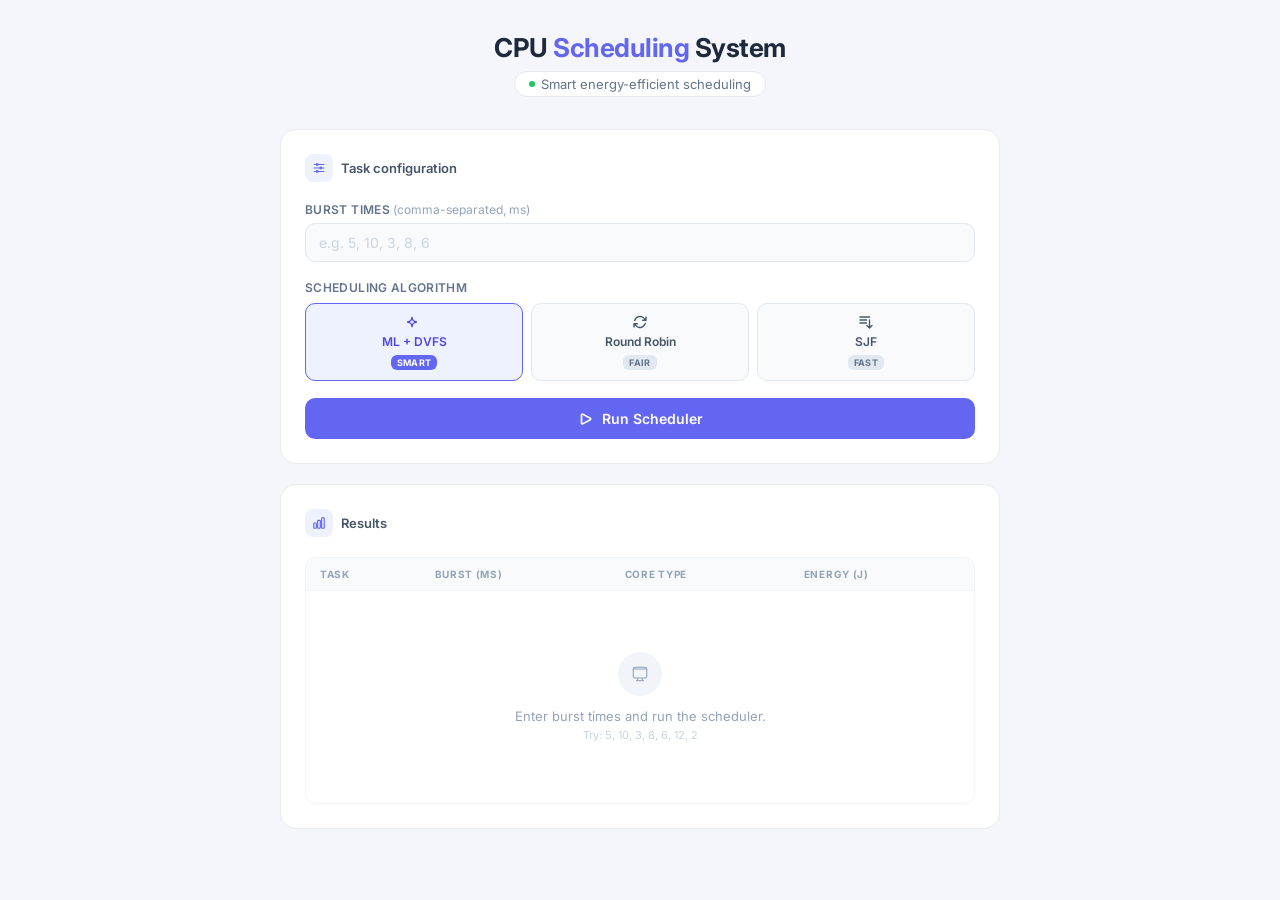
<file: project.html>
<!DOCTYPE html>
<html lang="en">
<head>
<meta charset="UTF-8">
<meta name="viewport" content="width=device-width, initial-scale=1.0">
<title>CPU Scheduling System</title>
<link href="https://fonts.googleapis.com/css2?family=Inter:wght@300;400;500;600;700&display=swap" rel="stylesheet">
<style>
  * { box-sizing: border-box; margin: 0; padding: 0; }

  body {
    font-family: 'Inter', sans-serif;
    background: #f4f6fb;
    min-height: 100vh;
    padding: 2rem 1rem;
    color: #1e293b;
  }

  .wrapper { max-width: 720px; margin: 0 auto; }

  /* ── Header ── */
  .header { text-align: center; margin-bottom: 2rem; }
  .header h1 {
    font-size: 26px; font-weight: 700;
    color: #1e293b; margin-bottom: 8px; letter-spacing: -0.5px;
  }
  .header h1 span { color: #6366f1; }
  .header-sub {
    display: inline-flex; align-items: center; gap: 6px;
    font-size: 13px; color: #64748b;
    background: #fff; border: 1px solid #e8eaf0;
    border-radius: 20px; padding: 4px 14px;
  }
  .dot { width: 6px; height: 6px; border-radius: 50%; background: #22c55e; display: inline-block; }

  /* ── Card ── */
  .card {
    background: #fff; border: 1px solid #e8eaf0;
    border-radius: 16px; padding: 1.5rem; margin-bottom: 1.25rem;
  }
  .card-header { display: flex; align-items: center; gap: 8px; margin-bottom: 1.25rem; }
  .card-icon {
    width: 28px; height: 28px; border-radius: 8px;
    background: #eef2ff; display: flex; align-items: center; justify-content: center;
  }
  .card-title { font-size: 13px; font-weight: 600; color: #475569; }

  /* ── Form ── */
  .field { margin-bottom: 1.1rem; }
  .field label {
    display: block; font-size: 12px; color: #64748b;
    margin-bottom: 6px; font-weight: 600;
    letter-spacing: 0.03em; text-transform: uppercase;
  }
  .field input {
    width: 100%; padding: 10px 13px; border-radius: 10px;
    border: 1px solid #e2e8f0; background: #f8fafc;
    color: #1e293b; font-size: 14px; font-family: 'Inter', sans-serif;
    transition: border-color 0.15s, box-shadow 0.15s;
  }
  .field input:focus {
    outline: none; border-color: #6366f1;
    box-shadow: 0 0 0 3px rgba(99,102,241,0.1); background: #fff;
  }
  .field input::placeholder { color: #cbd5e1; }
  .error-msg { font-size: 12px; color: #dc2626; margin-top: 5px; display: none; }

  /* ── Algorithm buttons ── */
  .algo-label {
    font-size: 12px; font-weight: 600; color: #64748b;
    letter-spacing: 0.03em; text-transform: uppercase; margin-bottom: 8px;
  }
  .algo-row { display: grid; grid-template-columns: repeat(3, 1fr); gap: 8px; }
  .algo-btn {
    padding: 10px 8px; border-radius: 10px;
    border: 1px solid #e2e8f0; background: #f8fafc;
    color: #475569; font-size: 12px; font-weight: 600;
    cursor: pointer; text-align: center; transition: all 0.15s;
    font-family: 'Inter', sans-serif; user-select: none;
    display: flex; flex-direction: column; align-items: center; gap: 4px;
  }
  .algo-btn:hover { border-color: #6366f1; color: #6366f1; background: #fafafe; }
  .algo-btn.active { border-color: #6366f1; background: #eef2ff; color: #4f46e5; }
  .algo-btn.active .algo-tag { background: #6366f1; color: #fff; }
  .algo-tag {
    font-size: 9px; font-weight: 700; padding: 2px 6px;
    border-radius: 6px; background: #e2e8f0; color: #64748b;
    letter-spacing: 0.04em; margin-top: 2px;
  }

  /* ── Run button ── */
  .run-btn {
    width: 100%; padding: 12px; border-radius: 10px; border: none;
    background: #6366f1; color: white; font-size: 14px; font-weight: 600;
    cursor: pointer; font-family: 'Inter', sans-serif;
    transition: background 0.15s, transform 0.1s; margin-top: 0.5rem;
    display: flex; align-items: center; justify-content: center; gap: 8px;
  }
  .run-btn:hover { background: #4f46e5; }
  .run-btn:active { transform: scale(0.99); }
  .run-btn:disabled { background: #c7d2fe; cursor: not-allowed; }
  .run-icon { width: 16px; height: 16px; }

  /* ── Summary metrics ── */
  .summary-row {
    display: grid; grid-template-columns: repeat(3, minmax(0, 1fr));
    gap: 10px; margin-bottom: 1.25rem;
  }
  .metric {
    background: #f8fafc; border: 1px solid #e8eaf0;
    border-radius: 12px; padding: 14px; text-align: center;
  }
  .metric-label {
    font-size: 10px; color: #94a3b8; font-weight: 700;
    text-transform: uppercase; letter-spacing: 0.06em; margin-bottom: 6px;
  }
  .metric-value { font-size: 22px; font-weight: 700; }
  .metric-value.indigo { color: #6366f1; }
  .metric-value.green  { color: #16a34a; }
  .metric-value.orange { color: #ea580c; }
  .metric-sub { font-size: 11px; color: #94a3b8; margin-top: 2px; }

  /* ── Table ── */
  .table-wrap { overflow-x: auto; border-radius: 10px; border: 1px solid #f1f5f9; }
  table { width: 100%; border-collapse: collapse; font-size: 13px; }
  thead { background: #f8fafc; }
  th {
    padding: 10px 14px; text-align: left;
    font-size: 10px; font-weight: 700; color: #94a3b8;
    text-transform: uppercase; letter-spacing: 0.07em;
  }
  td { padding: 13px 14px; color: #1e293b; vertical-align: middle; }
  tbody tr { border-top: 1px solid #f1f5f9; transition: background 0.1s; }
  tbody tr:hover { background: #fafbff; }

  /* ── Task pill ── */
  .task-pill { display: inline-flex; align-items: center; gap: 5px; }
  .task-dot { width: 8px; height: 8px; border-radius: 50%; }
  .task-label { font-weight: 700; color: #4f46e5; font-size: 13px; }

  /* ── Badges ── */
  .badge {
    display: inline-flex; align-items: center; gap: 4px;
    padding: 3px 10px; border-radius: 20px;
    font-size: 11px; font-weight: 600;
  }
  .badge-perf { background: #fff4ed; color: #c2410c; border: 1px solid #fed7aa; }
  .badge-eff  { background: #f0fdf4; color: #15803d; border: 1px solid #bbf7d0; }
  .badge-dot { width: 5px; height: 5px; border-radius: 50%; }
  .badge-perf .badge-dot { background: #ea580c; }
  .badge-eff  .badge-dot { background: #16a34a; }

  /* ── Energy bar ── */
  .bar-cell { display: flex; align-items: center; gap: 8px; }
  .bar-track { flex: 1; height: 6px; background: #f1f5f9; border-radius: 99px; overflow: hidden; min-width: 50px; }
  .bar-fill { height: 100%; border-radius: 99px; transition: width 0.5s cubic-bezier(0.4,0,0.2,1); }
  .bar-fill.perf { background: #fb923c; }
  .bar-fill.eff  { background: #4ade80; }
  .bar-val { font-size: 12px; color: #475569; font-weight: 600; min-width: 44px; text-align: right; }

  /* ── Gantt chart ── */
  .gantt-wrap { margin-top: 1.25rem; }
  .gantt-label {
    font-size: 10px; font-weight: 700; color: #94a3b8;
    text-transform: uppercase; letter-spacing: 0.07em; margin-bottom: 8px;
  }
  .gantt-track { display: flex; gap: 3px; height: 28px; border-radius: 8px; overflow: hidden; }
  .gantt-seg {
    display: flex; align-items: center; justify-content: center;
    font-size: 10px; font-weight: 700; color: #fff;
    border-radius: 5px; min-width: 20px;
    transition: flex 0.5s cubic-bezier(0.4,0,0.2,1);
  }

  /* ── Empty state ── */
  .empty { text-align: center; padding: 3rem 1rem; color: #94a3b8; font-size: 13px; }
  .empty-icon {
    width: 44px; height: 44px; border-radius: 50%;
    background: #f1f5f9; margin: 0 auto 12px;
    display: flex; align-items: center; justify-content: center;
  }
  .empty p { margin: 0; }
  .empty-hint { font-size: 11px; color: #c8d3e0; margin-top: 4px !important; }

  /* ── Responsive ── */
  @media (max-width: 480px) {
    .summary-row { grid-template-columns: repeat(2, minmax(0, 1fr)); }
    .algo-btn { font-size: 11px; padding: 9px 6px; }
  }
</style>
</head>
<body>

<div class="wrapper">

  <!-- Header -->
  <div class="header">
    <h1>CPU <span>Scheduling</span> System</h1>
    <div style="display:flex; justify-content:center; margin-top:8px;">
      <div class="header-sub">
        <span class="dot"></span>
        Smart energy-efficient scheduling
      </div>
    </div>
  </div>

  <!-- Input Card -->
  <div class="card">
    <div class="card-header">
      <div class="card-icon">
        <svg width="14" height="14" fill="none" viewBox="0 0 24 24" stroke="#6366f1" stroke-width="2">
          <path stroke-linecap="round" stroke-linejoin="round"
            d="M10.5 6h9.75M10.5 6a1.5 1.5 0 11-3 0m3 0a1.5 1.5 0 10-3 0M3.75 6H7.5m3 12h9.75m-9.75 0a1.5 1.5 0 01-3 0m3 0a1.5 1.5 0 00-3 0m-3.75 0H7.5m9-6h3.75m-3.75 0a1.5 1.5 0 01-3 0m3 0a1.5 1.5 0 00-3 0m-9.75 0h9.75"/>
        </svg>
      </div>
      <span class="card-title">Task configuration</span>
    </div>

    <div class="field">
      <label>Burst times
        <span style="font-weight:400; text-transform:none; letter-spacing:0; color:#94a3b8">
          (comma-separated, ms)
        </span>
      </label>
      <input id="burst" type="text" placeholder="e.g. 5, 10, 3, 8, 6" />
      <div class="error-msg" id="error">Please enter valid positive numbers separated by commas.</div>
    </div>

    <div class="field">
      <div class="algo-label">Scheduling algorithm</div>
      <div class="algo-row">
        <div class="algo-btn active" data-val="ml" onclick="selectAlgo(this)">
          <svg width="16" height="16" fill="none" viewBox="0 0 24 24" stroke="currentColor" stroke-width="2">
            <path stroke-linecap="round" stroke-linejoin="round"
              d="M9.813 15.904L9 18.75l-.813-2.846a4.5 4.5 0 00-3.09-3.09L2.25 12l2.846-.813a4.5 4.5 0 003.09-3.09L9 5.25l.813 2.846a4.5 4.5 0 003.09 3.09L15.75 12l-2.846.813a4.5 4.5 0 00-3.09 3.09z"/>
          </svg>
          ML + DVFS
          <span class="algo-tag">SMART</span>
        </div>
        <div class="algo-btn" data-val="rr" onclick="selectAlgo(this)">
          <svg width="16" height="16" fill="none" viewBox="0 0 24 24" stroke="currentColor" stroke-width="2">
            <path stroke-linecap="round" stroke-linejoin="round"
              d="M16.023 9.348h4.992v-.001M2.985 19.644v-4.992m0 0h4.992m-4.993 0l3.181 3.183a8.25 8.25 0 0013.803-3.7M4.031 9.865a8.25 8.25 0 0113.803-3.7l3.181 3.182m0-4.991v4.99"/>
          </svg>
          Round Robin
          <span class="algo-tag">FAIR</span>
        </div>
        <div class="algo-btn" data-val="sjf" onclick="selectAlgo(this)">
          <svg width="16" height="16" fill="none" viewBox="0 0 24 24" stroke="currentColor" stroke-width="2">
            <path stroke-linecap="round" stroke-linejoin="round"
              d="M3 4.5h14.25M3 9h9.75M3 13.5h9.75m4.5-4.5v12m0 0l-3.75-3.75M17.25 21L21 17.25"/>
          </svg>
          SJF
          <span class="algo-tag">FAST</span>
        </div>
      </div>
    </div>

    <button class="run-btn" id="runBtn" onclick="run()">
      <svg class="run-icon" fill="none" viewBox="0 0 24 24" stroke="white" stroke-width="2.5">
        <path stroke-linecap="round" stroke-linejoin="round"
          d="M5.25 5.653c0-.856.917-1.398 1.667-.986l11.54 6.348a1.125 1.125 0 010 1.971l-11.54 6.347a1.125 1.125 0 01-1.667-.985V5.653z"/>
      </svg>
      Run Scheduler
    </button>
  </div>

  <!-- Results Card -->
  <div class="card">
    <div class="card-header">
      <div class="card-icon">
        <svg width="14" height="14" fill="none" viewBox="0 0 24 24" stroke="#6366f1" stroke-width="2">
          <path stroke-linecap="round" stroke-linejoin="round"
            d="M3 13.125C3 12.504 3.504 12 4.125 12h2.25c.621 0 1.125.504 1.125 1.125v6.75C7.5 20.496 6.996 21 6.375 21h-2.25A1.125 1.125 0 013 19.875v-6.75zM9.75 8.625c0-.621.504-1.125 1.125-1.125h2.25c.621 0 1.125.504 1.125 1.125v11.25c0 .621-.504 1.125-1.125 1.125h-2.25a1.125 1.125 0 01-1.125-1.125V8.625zM16.5 4.125c0-.621.504-1.125 1.125-1.125h2.25C20.496 3 21 3.504 21 4.125v15.75c0 .621-.504 1.125-1.125 1.125h-2.25a1.125 1.125 0 01-1.125-1.125V4.125z"/>
        </svg>
      </div>
      <span class="card-title">Results</span>
    </div>

    <!-- Summary metrics -->
    <div class="summary-row" id="metrics" style="display:none">
      <div class="metric">
        <div class="metric-label">Tasks</div>
        <div class="metric-value indigo" id="mTasks">—</div>
        <div class="metric-sub">scheduled</div>
      </div>
      <div class="metric">
        <div class="metric-label">Total energy</div>
        <div class="metric-value orange" id="mEnergy">—</div>
        <div class="metric-sub" id="mSaved"></div>
      </div>
      <div class="metric">
        <div class="metric-label">Avg burst</div>
        <div class="metric-value green" id="mAvg">—</div>
        <div class="metric-sub">ms per task</div>
      </div>
    </div>

    <!-- Table -->
    <div class="table-wrap">
      <table>
        <thead>
          <tr>
            <th>Task</th>
            <th>Burst (ms)</th>
            <th>Core type</th>
            <th>Energy (J)</th>
          </tr>
        </thead>
        <tbody id="table">
          <tr>
            <td colspan="4">
              <div class="empty">
                <div class="empty-icon">
                  <svg width="18" height="18" fill="none" viewBox="0 0 24 24" stroke="#94a3b8" stroke-width="1.5">
                    <path stroke-linecap="round" stroke-linejoin="round"
                      d="M9 17.25v1.007a3 3 0 01-.879 2.122L7.5 21h9l-.621-.621A3 3 0 0115
                         18.257V17.25m6-12V15a2.25 2.25 0 01-2.25 2.25H5.25A2.25 2.25 0
                         013 15V5.25m18 0A2.25 2.25 0 0018.75 3H5.25A2.25 2.25 0 003
                         5.25m18 0H3"/>
                  </svg>
                </div>
                <p>Enter burst times and run the scheduler.</p>
                <p class="empty-hint">Try: 5, 10, 3, 8, 6, 12, 2</p>
              </div>
            </td>
          </tr>
        </tbody>
      </table>
    </div>

    <!-- Gantt chart (hidden until run) -->
    <div class="gantt-wrap" id="ganttWrap" style="display:none">
      <div class="gantt-label">Gantt chart</div>
      <div class="gantt-track" id="ganttTrack"></div>
    </div>
  </div>

</div>

<script>
  let selectedAlgo = 'ml';

  /* Unique color per task for visual distinction */
  const COLORS = [
    '#6366f1','#8b5cf6','#ec4899','#f59e0b',
    '#10b981','#3b82f6','#f97316','#14b8a6','#ef4444','#84cc16'
  ];

  /* Algorithm pill selection */
  function selectAlgo(el) {
    document.querySelectorAll('.algo-btn').forEach(b => b.classList.remove('active'));
    el.classList.add('active');
    selectedAlgo = el.dataset.val;
  }

  /* Main run function */
  function run() {
    const input   = document.getElementById('burst').value.trim();
    const errorEl = document.getElementById('error');
    const runBtn  = document.getElementById('runBtn');

    if (!input) { showError('Please enter at least one burst time.'); return; }

    const values = input.split(',').map(x => parseFloat(x.trim()));
    if (values.some(v => isNaN(v) || v <= 0)) {
      showError('Please enter valid positive numbers separated by commas.');
      return;
    }

    errorEl.style.display = 'none';
    runBtn.innerHTML = `
      <svg class="run-icon" fill="none" viewBox="0 0 24 24" stroke="white" stroke-width="2">
        <path stroke-linecap="round" stroke-linejoin="round"
          d="M16.023 9.348h4.992v-.001M2.985 19.644v-4.992m0 0h4.992m-4.993 0l3.181 3.183
             a8.25 8.25 0 0013.803-3.7M4.031 9.865a8.25 8.25 0 0113.803-3.7l3.181 3.182m0-4.991v4.99"/>
      </svg> Running…`;
    runBtn.disabled = true;

    setTimeout(() => {
      renderResults(values);
      runBtn.innerHTML = `
        <svg class="run-icon" fill="none" viewBox="0 0 24 24" stroke="white" stroke-width="2.5">
          <path stroke-linecap="round" stroke-linejoin="round"
            d="M5.25 5.653c0-.856.917-1.398 1.667-.986l11.54 6.348a1.125 1.125 0 010
               1.971l-11.54 6.347a1.125 1.125 0 01-1.667-.985V5.653z"/>
        </svg> Run Scheduler`;
      runBtn.disabled = false;
    }, 400);
  }

  /* Show inline error */
  function showError(msg) {
    const e = document.getElementById('error');
    e.textContent = msg; e.style.display = 'block';
  }

  /* Render results table + Gantt + metrics */
  function renderResults(values) {
    let tasks = values.map((burst, i) => ({ id: i + 1, burst }));

    /* SJF: sort by shortest burst first */
    if (selectedAlgo === 'sjf') tasks.sort((a, b) => a.burst - b.burst);

    tasks = tasks.map((t, i) => ({ ...t, label: i + 1 }));

    const energyList  = tasks.map(t => +(t.burst * (t.burst > 6 ? 1.5 : 0.8)).toFixed(2));
    const maxEnergy   = Math.max(...energyList);
    const totalEnergy = energyList.reduce((a, b) => a + b, 0);
    const avgBurst    = (values.reduce((a, b) => a + b, 0) / values.length).toFixed(1);
    const saved       = (tasks.reduce((s, t) => s + t.burst * 1.5, 0) - totalEnergy).toFixed(1);

    /* Build table rows */
    let html = '';
    tasks.forEach((task, idx) => {
      const isPerf     = task.burst > 6;
      const energy     = energyList[idx];
      const barPct     = Math.round((energy / maxEnergy) * 100);
      const coreLabel  = isPerf ? 'Performance' : 'Efficiency';
      const badgeClass = isPerf ? 'badge-perf'  : 'badge-eff';
      const barClass   = isPerf ? 'perf'        : 'eff';
      const color      = COLORS[idx % COLORS.length];

      html += `
        <tr>
          <td>
            <div class="task-pill">
              <div class="task-dot" style="background:${color}"></div>
              <span class="task-label">T${task.label}</span>
            </div>
          </td>
          <td style="color:#475569">${task.burst} ms</td>
          <td><span class="badge ${badgeClass}"><span class="badge-dot"></span>${coreLabel}</span></td>
          <td>
            <div class="bar-cell">
              <div class="bar-track">
                <div class="bar-fill ${barClass}" style="width:${barPct}%"></div>
              </div>
              <span class="bar-val">${energy} J</span>
            </div>
          </td>
        </tr>`;
    });

    document.getElementById('table').innerHTML = html;

    /* Update summary metrics */
    document.getElementById('mTasks').textContent  = values.length;
    document.getElementById('mEnergy').textContent = totalEnergy.toFixed(1) + ' J';
    document.getElementById('mAvg').textContent    = avgBurst + ' ms';
    document.getElementById('mSaved').textContent  = saved + ' J saved';
    document.getElementById('metrics').style.display = 'grid';

    /* Gantt chart */
    const totalBurst  = tasks.reduce((s, t) => s + t.burst, 0);
    const ganttTrack  = document.getElementById('ganttTrack');
    ganttTrack.innerHTML = tasks.map((t, i) => {
      const pct = ((t.burst / totalBurst) * 100).toFixed(1);
      return `<div class="gantt-seg"
        style="flex:${pct}; background:${COLORS[i % COLORS.length]}"
        title="T${t.label}: ${t.burst}ms">
        T${t.label}
      </div>`;
    }).join('');
    document.getElementById('ganttWrap').style.display = 'block';
  }
</script>

</body>
</html>
</file>
